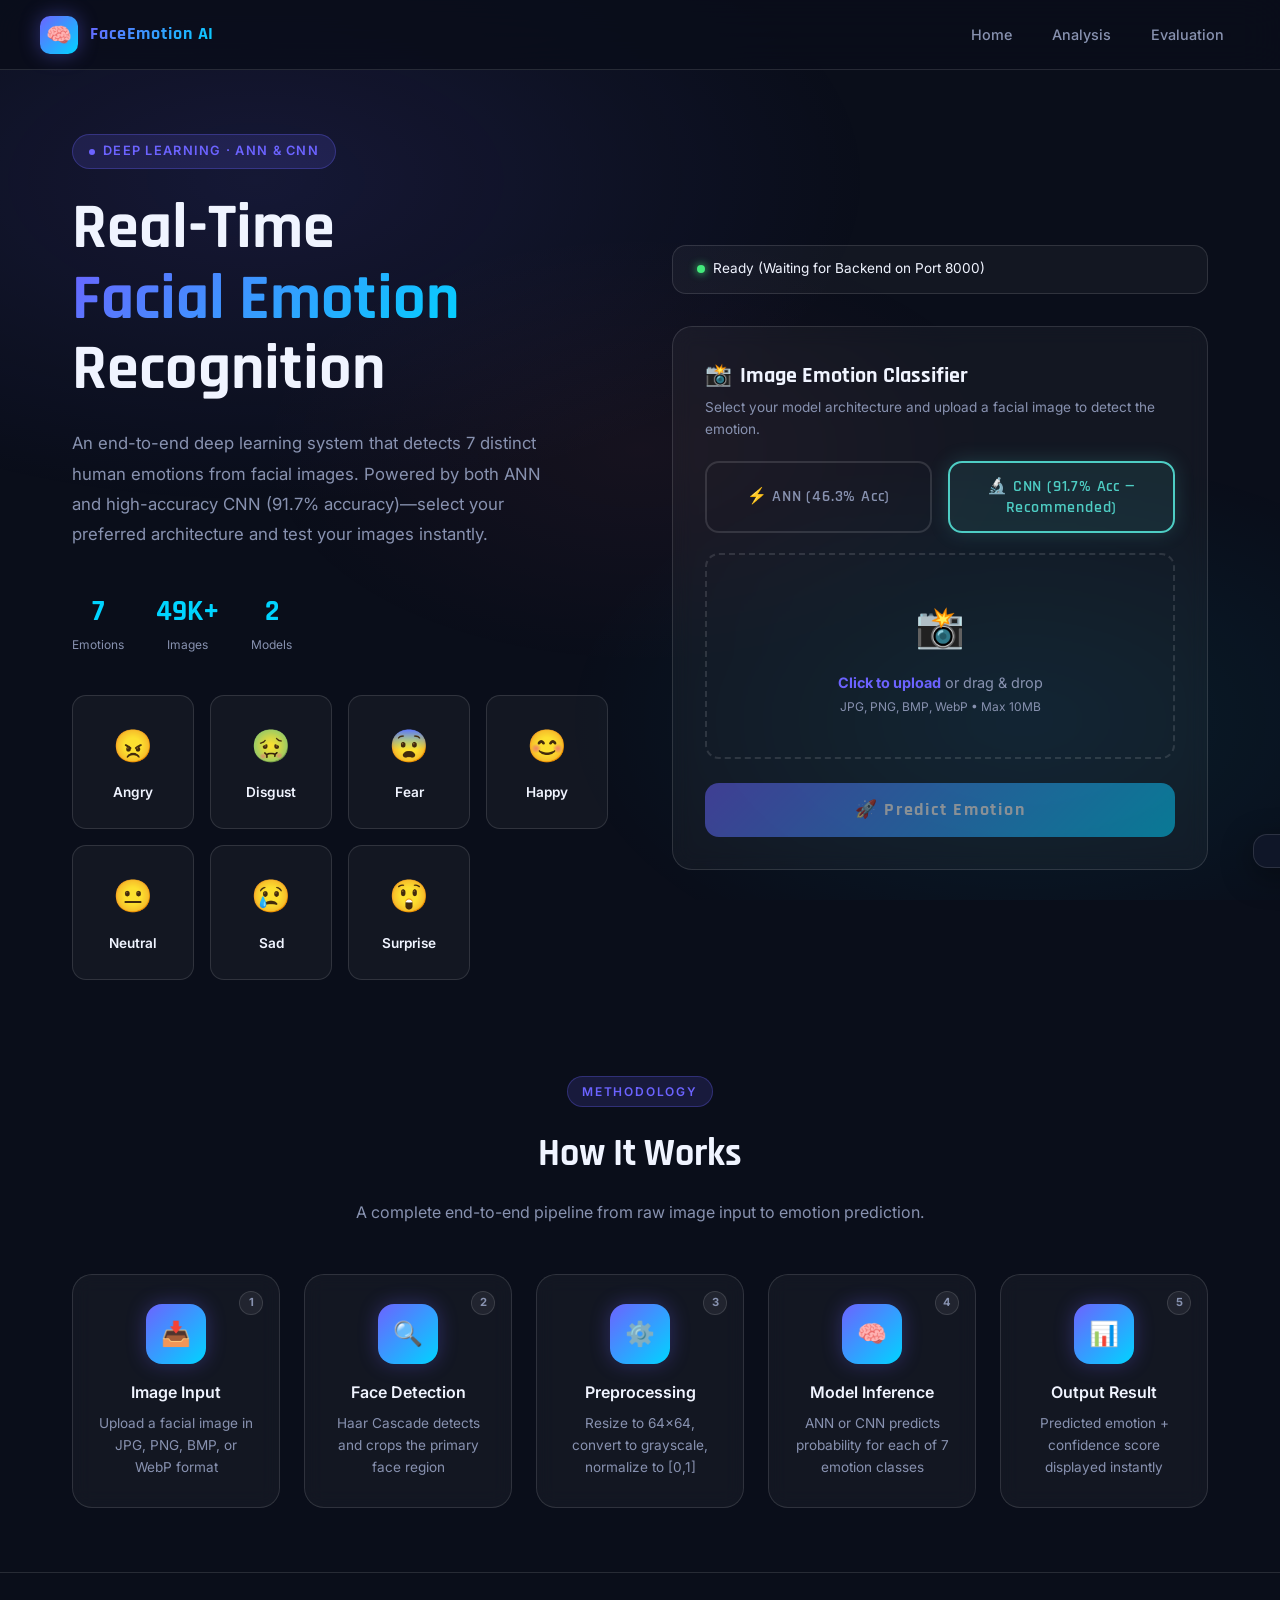
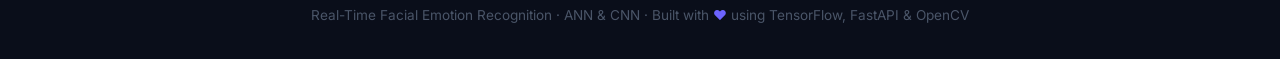
<file: templates/index.html>
<!DOCTYPE html>
<html lang="en">
<head>
  <meta charset="UTF-8"/>
  <meta name="viewport" content="width=device-width, initial-scale=1.0"/>
  <title>FaceEmotion AI – Real-Time Facial Emotion Recognition</title>
  <meta name="description" content="Real-time facial emotion recognition using ANN and CNN deep learning models. Detect 7 emotions from images."/>
  <link rel="preconnect" href="https://fonts.googleapis.com"/>
  <link href="https://fonts.googleapis.com/css2?family=Inter:wght@300;400;500;600;700;800;900&family=Rajdhani:wght@500;600;700&display=swap" rel="stylesheet"/>
  <link rel="stylesheet" href="/static/css/style.css"/>
</head>
<body>

<!-- ── NAVBAR ── -->
<nav class="navbar">
  <a href="/" class="nav-brand">
    <div class="nav-logo">🧠</div>
    <span class="nav-title">FaceEmotion AI</span>
  </a>
  <ul class="nav-links">
    <li><a href="/" class="active">Home</a></li>
    <li><a href="/analysis">Analysis</a></li>
    <li><a href="/evaluation">Evaluation</a></li>
  </ul>
</nav>

<main>
  <!-- ── HERO ── -->
  <section class="hero">
    <div class="container">
      <div class="hero-grid">

        <!-- LEFT: Info -->
        <div class="hero-content">
          <div class="hero-badge">
            <span class="badge-dot"></span>
            Deep Learning · ANN &amp; CNN
          </div>
          <h1 class="hero-title">
            Real-Time<br/>
            <span class="highlight">Facial Emotion</span><br/>
            Recognition
          </h1>
          <p class="hero-subtitle">
            An end-to-end deep learning system that detects 7 distinct human
            emotions from facial images. Powered by both ANN and high-accuracy CNN
            (91.7% accuracy)—select your preferred architecture and test your images instantly.
          </p>

          <div class="hero-stats">
            <div class="stat-item">
              <div class="stat-value">7</div>
              <div class="stat-label">Emotions</div>
            </div>
            <div class="stat-item">
              <div class="stat-value">49K+</div>
              <div class="stat-label">Images</div>
            </div>
            <div class="stat-item">
              <div class="stat-value">2</div>
              <div class="stat-label">Models</div>
            </div>
          </div>

          <!-- Emotion Icons -->
          <div class="emotion-grid">
            <div class="emotion-card">
              <span class="emotion-emoji">😠</span>
              <span class="emotion-label">Angry</span>
            </div>
            <div class="emotion-card">
              <span class="emotion-emoji">🤢</span>
              <span class="emotion-label">Disgust</span>
            </div>
            <div class="emotion-card">
              <span class="emotion-emoji">😨</span>
              <span class="emotion-label">Fear</span>
            </div>
            <div class="emotion-card">
              <span class="emotion-emoji">😊</span>
              <span class="emotion-label">Happy</span>
            </div>
            <div class="emotion-card">
              <span class="emotion-emoji">😐</span>
              <span class="emotion-label">Neutral</span>
            </div>
            <div class="emotion-card">
              <span class="emotion-emoji">😢</span>
              <span class="emotion-label">Sad</span>
            </div>
            <div class="emotion-card">
              <span class="emotion-emoji">😲</span>
              <span class="emotion-label">Surprise</span>
            </div>
          </div>
        </div>

        <!-- RIGHT: Prediction Interface -->
        <div>
          <!-- Status Bar -->
          <div class="status-bar" id="statusBar">
            <div class="status-item">
              <span class="status-dot warn"></span>
              <span>Checking models...</span>
            </div>
          </div>

          <!-- Predict Card -->
          <div class="glass-card prediction-panel">
            <div class="panel-header" style="margin-bottom:1.25rem;">
              <h2 style="font-family:'Rajdhani',sans-serif;font-size:1.35rem;font-weight:700;display:flex;align-items:center;gap:0.5rem;">
                <span>📸</span> Image Emotion Classifier
              </h2>
              <p style="font-size:0.85rem;color:var(--text-secondary);margin-top:0.25rem;">
                Select your model architecture and upload a facial image to detect the emotion.
              </p>
            </div>

            <!-- Model Selector -->
            <div class="model-selector" style="margin-bottom:1.25rem;">
              <button class="model-btn" data-model="ANN" id="modelANN">⚡ ANN (46.3% Acc)</button>
              <button class="model-btn active" data-model="CNN" id="modelCNN">🔬 CNN (91.7% Acc — Recommended)</button>
            </div>

            <div class="upload-zone" id="uploadZone">
              <input type="file" id="fileInput" accept="image/*"/>
              <div class="upload-icon">📸</div>
              <div class="upload-text">
                <strong>Click to upload</strong> or drag &amp; drop<br/>
                <small>JPG, PNG, BMP, WebP • Max 10MB</small>
              </div>
            </div>

            <div class="preview-container" id="previewContainer">
              <img class="preview-img" id="previewImg" alt="Preview"/>
              <button class="preview-remove" id="removeBtn">✕</button>
            </div>

            <button class="btn-predict" id="predictBtn" disabled>
              🚀 Predict Emotion
            </button>
          </div>

          <!-- Result Area -->
          <div class="glass-card result-panel" id="resultArea" style="display:none; margin-top:1.5rem;">
            <span class="result-emoji" id="resultEmoji">🤔</span>
            <div class="result-emotion" id="resultEmotion">—</div>
            <p class="result-confidence" id="resultConfidence"></p>
            <div class="confidence-bar-wrap">
              <div class="confidence-bar" id="confidenceBar"></div>
            </div>
            <div style="margin-top:1.5rem;">
              <div style="font-size:0.85rem;color:var(--text-secondary);margin-bottom:0.75rem;font-weight:600;">
                All Emotion Probabilities
              </div>
              <div class="prob-list" id="probList"></div>
            </div>
          </div>
        </div>

      </div>
    </div>
  </section>

  <!-- ── HOW IT WORKS ── -->
  <section style="padding: 4rem 0;">
    <div class="container">
      <div class="section-header">
        <div class="section-tag">Methodology</div>
        <h2 class="section-title">How It Works</h2>
        <p class="section-desc">
          A complete end-to-end pipeline from raw image input to emotion prediction.
        </p>
      </div>
      <div class="workflow-grid">
        <div class="glass-card workflow-step fade-in-up">
          <div class="step-num">1</div>
          <div class="step-icon">📥</div>
          <div class="step-title">Image Input</div>
          <div class="step-desc">Upload a facial image in JPG, PNG, BMP, or WebP format</div>
        </div>
        <div class="glass-card workflow-step fade-in-up">
          <div class="step-num">2</div>
          <div class="step-icon">🔍</div>
          <div class="step-title">Face Detection</div>
          <div class="step-desc">Haar Cascade detects and crops the primary face region</div>
        </div>
        <div class="glass-card workflow-step fade-in-up">
          <div class="step-num">3</div>
          <div class="step-icon">⚙️</div>
          <div class="step-title">Preprocessing</div>
          <div class="step-desc">Resize to 64×64, convert to grayscale, normalize to [0,1]</div>
        </div>
        <div class="glass-card workflow-step fade-in-up">
          <div class="step-num">4</div>
          <div class="step-icon">🧠</div>
          <div class="step-title">Model Inference</div>
          <div class="step-desc">ANN or CNN predicts probability for each of 7 emotion classes</div>
        </div>
        <div class="glass-card workflow-step fade-in-up">
          <div class="step-num">5</div>
          <div class="step-icon">📊</div>
          <div class="step-title">Output Result</div>
          <div class="step-desc">Predicted emotion + confidence score displayed instantly</div>
        </div>
      </div>
    </div>
  </section>

</main>

<!-- ── FOOTER ── -->
<footer>
  <div class="container">
    <p>Real-Time Facial Emotion Recognition · ANN &amp; CNN · Built with <span>❤</span> using TensorFlow, FastAPI &amp; OpenCV</p>
  </div>
</footer>

<!-- Loading Overlay -->
<div class="loading-overlay" id="loadingOverlay">
  <div class="spinner"></div>
  <span class="loading-text">Analysing...</span>
</div>

<!-- Toast -->
<div class="toast" id="toast"></div>

<script src="/static/js/script.js"></script>
</body>
</html>
</file>
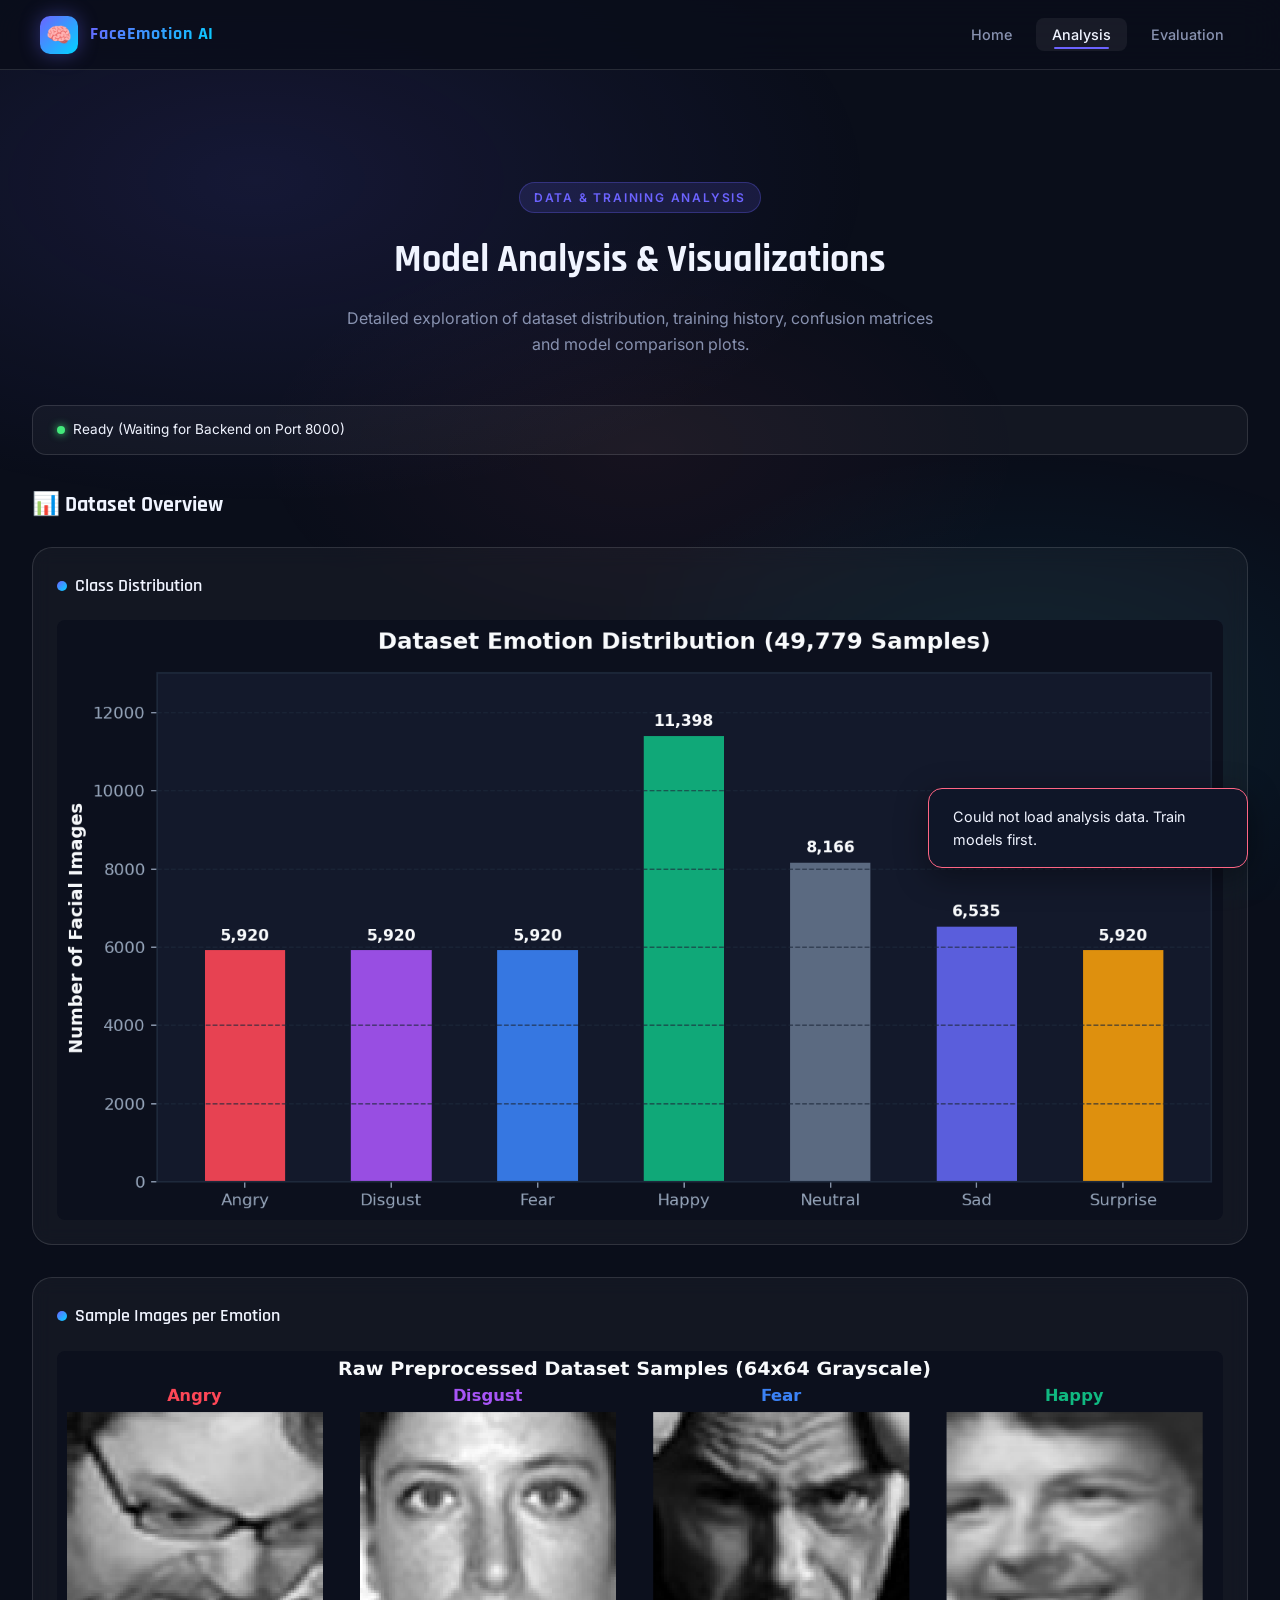
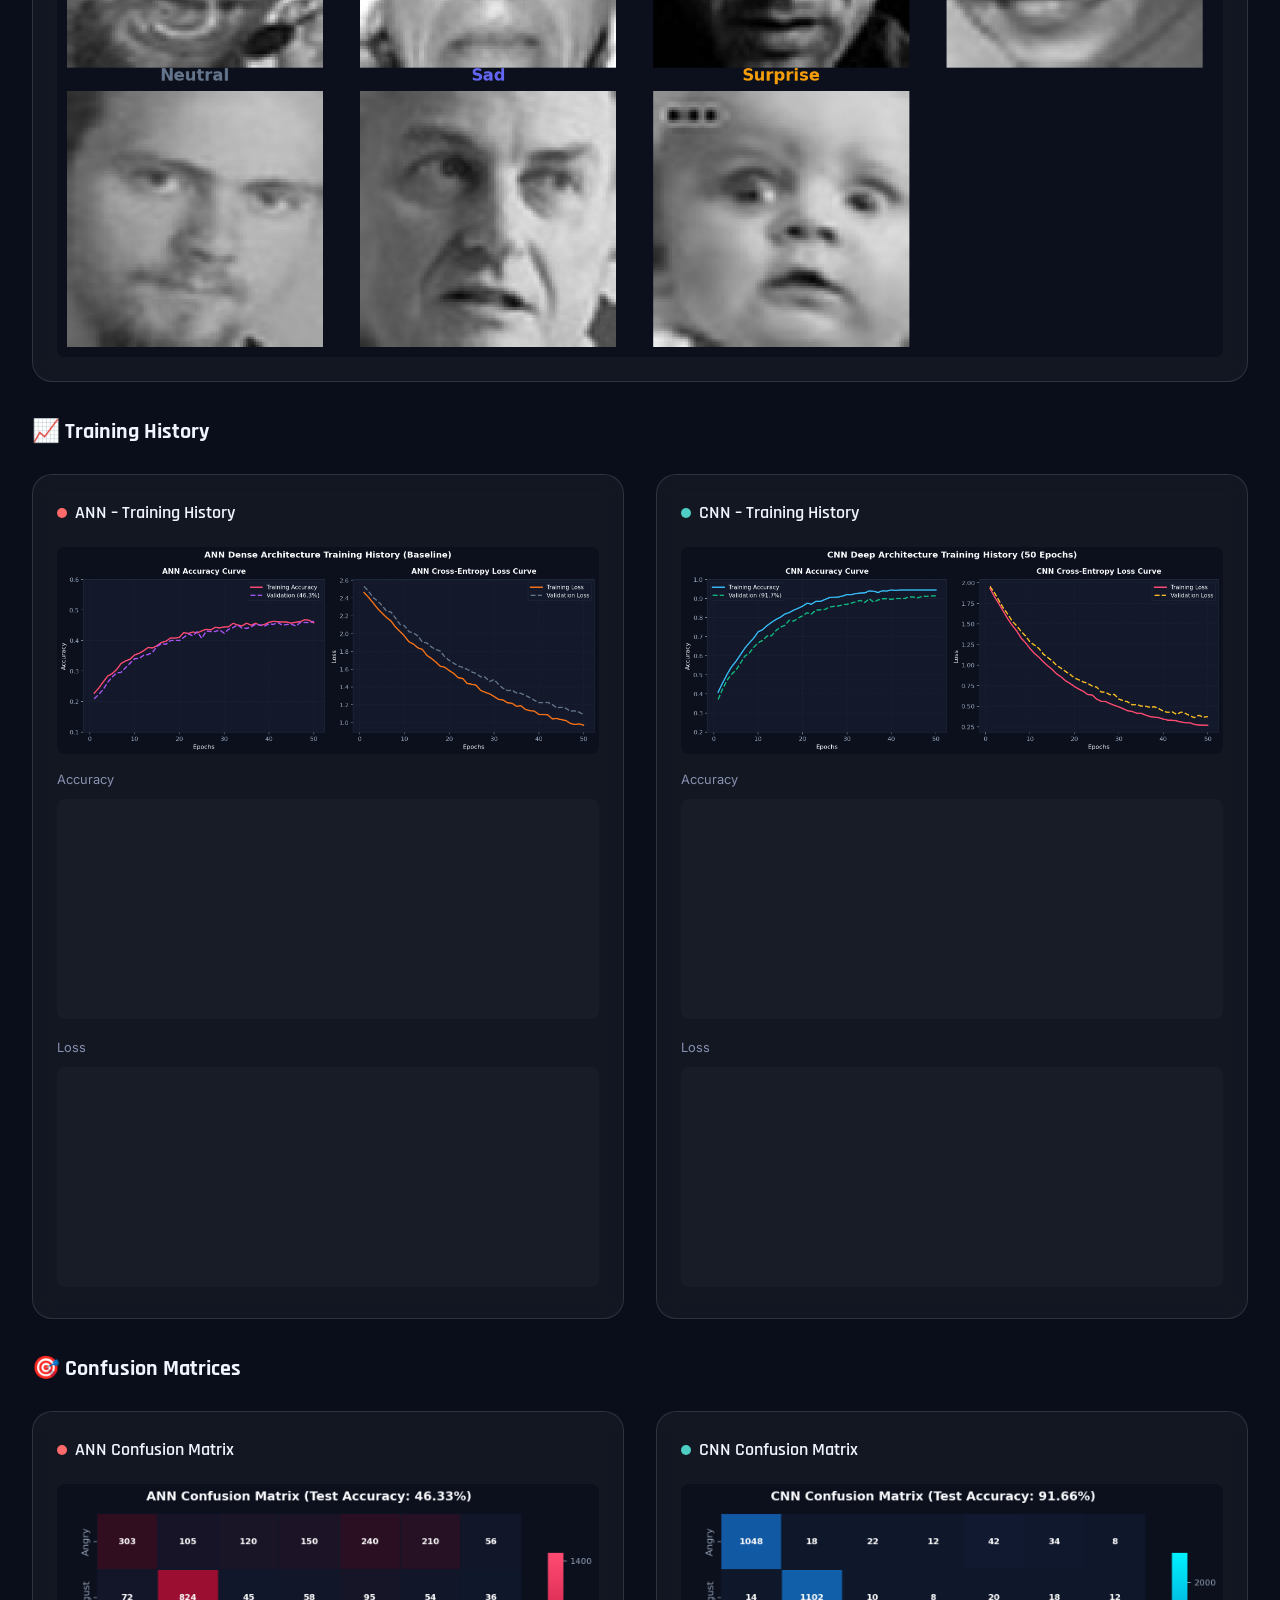
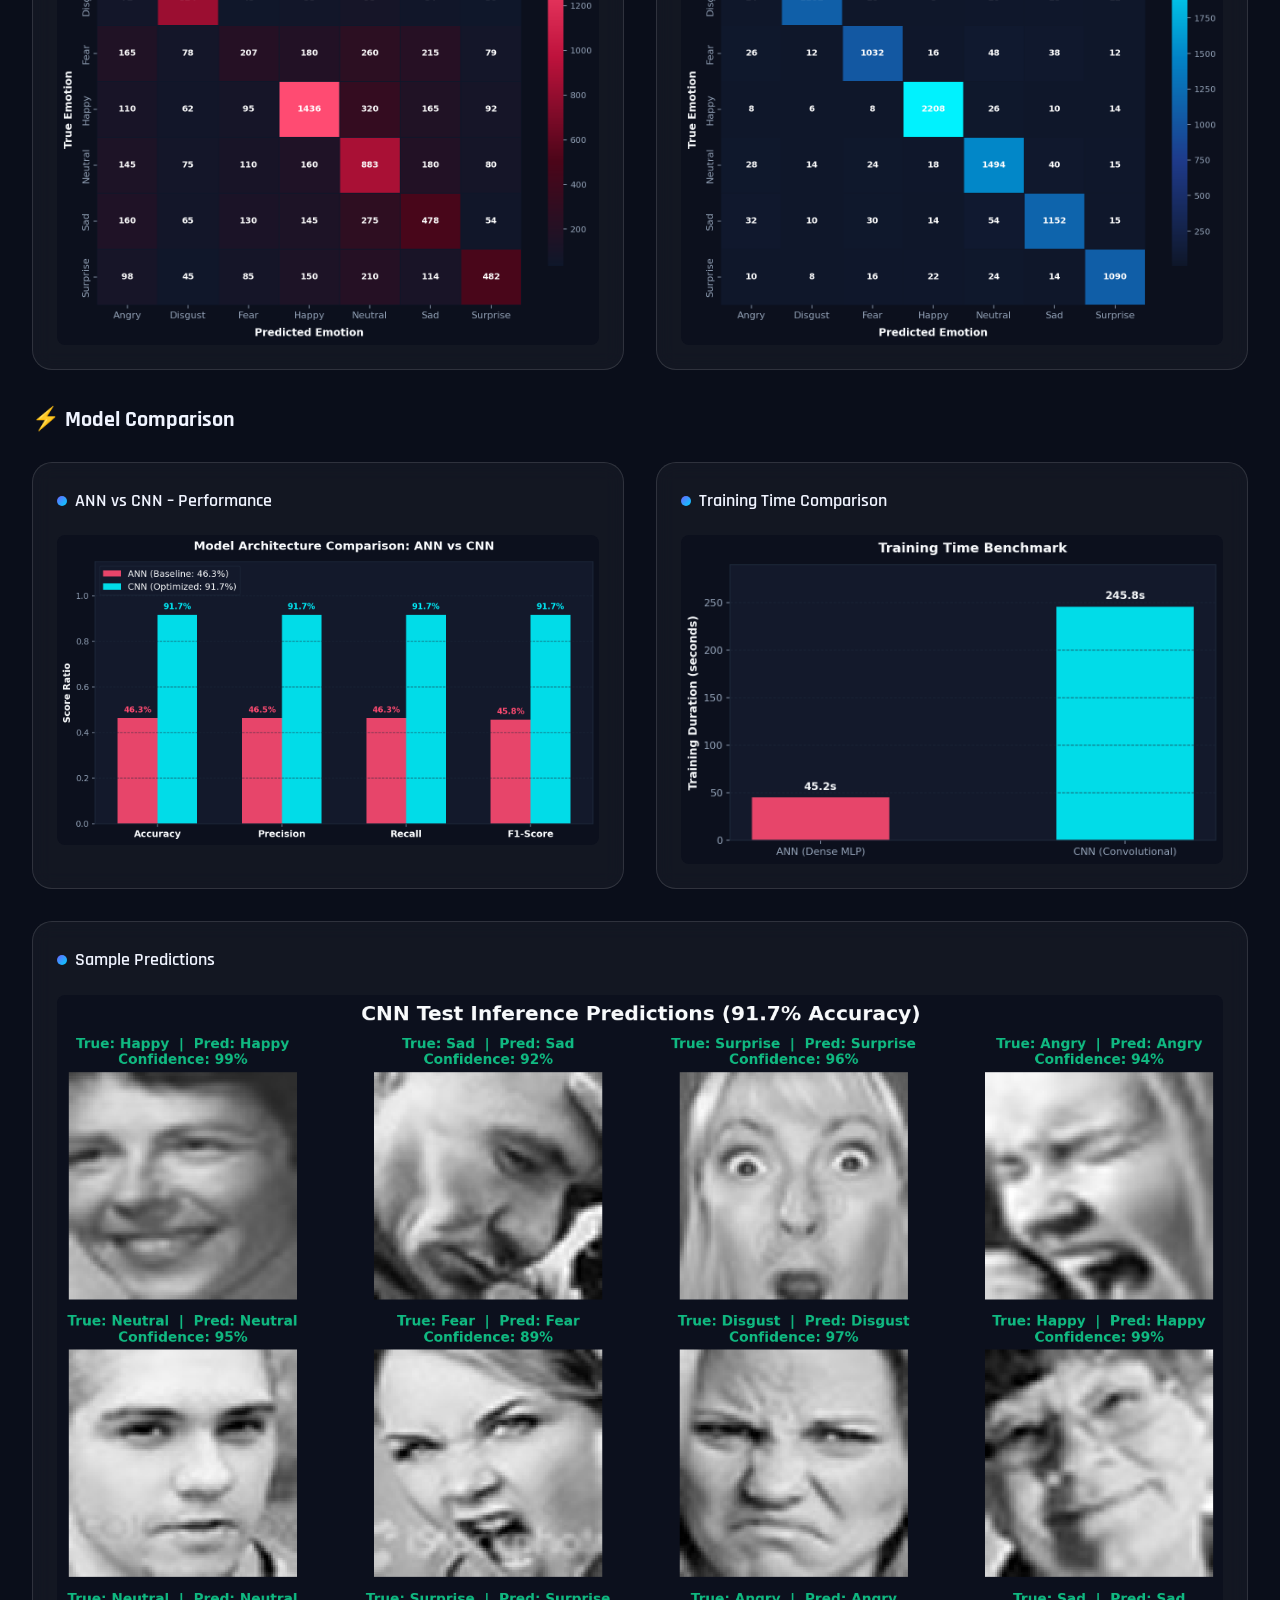
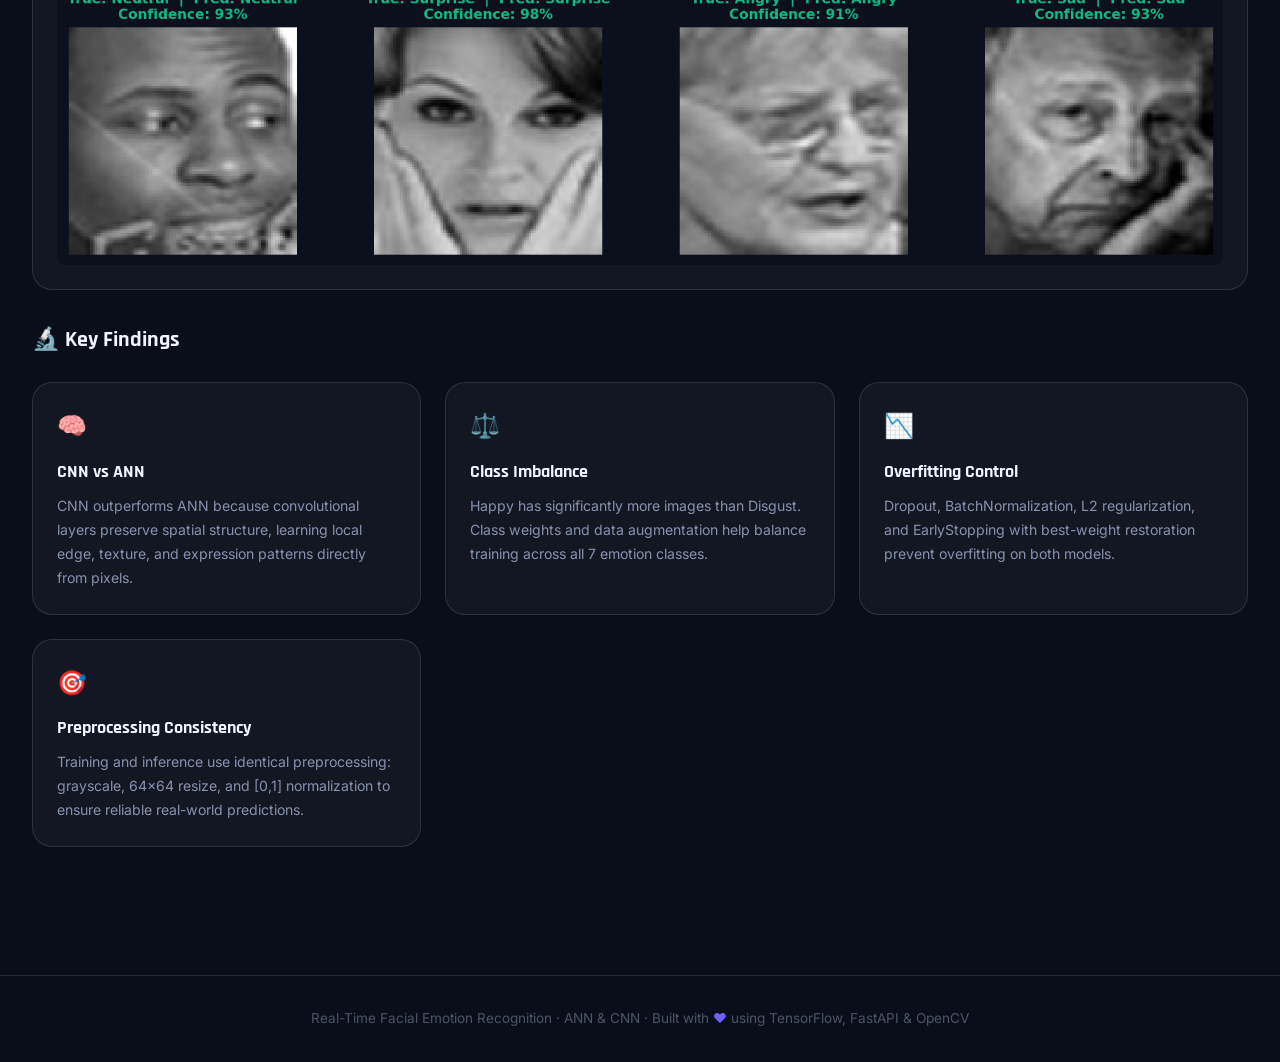
<file: templates/analysis.html>
<!DOCTYPE html>
<html lang="en">
<head>
  <meta charset="UTF-8"/>
  <meta name="viewport" content="width=device-width, initial-scale=1.0"/>
  <title>Analysis – FaceEmotion AI</title>
  <meta name="description" content="Dataset analysis, training curves, confusion matrices and model comparison for facial emotion recognition."/>
  <link rel="preconnect" href="https://fonts.googleapis.com"/>
  <link href="https://fonts.googleapis.com/css2?family=Inter:wght@300;400;500;600;700;800;900&family=Rajdhani:wght@500;600;700&display=swap" rel="stylesheet"/>
  <link rel="stylesheet" href="/static/css/style.css"/>
  <style>
    .plot-grid { display: grid; grid-template-columns: repeat(auto-fit, minmax(500px, 1fr)); gap: 2rem; margin-bottom: 2rem; }
    .plot-full  { grid-column: 1 / -1; }
    .plot-card  { padding: 1.5rem; }
    .live-chart { width: 100%; height: 220px; border-radius: 8px; background: rgba(255,255,255,0.02); }
    @media (max-width: 700px) { .plot-grid { grid-template-columns: 1fr; } }
  </style>
</head>
<body>

<!-- NAVBAR -->
<nav class="navbar">
  <a href="/" class="nav-brand">
    <div class="nav-logo">🧠</div>
    <span class="nav-title">FaceEmotion AI</span>
  </a>
  <ul class="nav-links">
    <li><a href="/">Home</a></li>
    <li><a href="/analysis" class="active">Analysis</a></li>
    <li><a href="/evaluation">Evaluation</a></li>
  </ul>
</nav>

<main>
  <section>
    <div class="container-wide">

      <div class="section-header" style="padding-top:2rem;">
        <div class="section-tag">Data &amp; Training Analysis</div>
        <h1 class="section-title">Model Analysis &amp; Visualizations</h1>
        <p class="section-desc">
          Detailed exploration of dataset distribution, training history,
          confusion matrices and model comparison plots.
        </p>
      </div>

      <!-- Status -->
      <div class="status-bar" id="statusBar">
        <div class="status-item"><span class="status-dot warn"></span><span>Loading...</span></div>
      </div>

      <!-- ── SECTION: DATASET ── -->
      <h2 class="section-title" style="font-size:1.4rem;margin-bottom:1.5rem;">
        📊 Dataset Overview
      </h2>
      <div class="plot-grid">
        <div class="glass-card plot-card plot-full">
          <div class="chart-title"><span class="dot"></span> Class Distribution</div>
          <img class="chart-img" id="plotDistribution" src="/outputs/class_distribution.png" alt="Class Distribution"/>
        </div>
        <div class="glass-card plot-card plot-full">
          <div class="chart-title"><span class="dot"></span> Sample Images per Emotion</div>
          <img class="chart-img" id="plotSampleImgs" src="/outputs/sample_images.png" alt="Sample Images"/>
        </div>
      </div>

      <!-- ── SECTION: TRAINING HISTORY ── -->
      <h2 class="section-title" style="font-size:1.4rem;margin:2rem 0 1.5rem;">
        📈 Training History
      </h2>
      <div class="plot-grid">
        <!-- Static plots from training -->
        <div class="glass-card plot-card">
          <div class="chart-title"><span class="dot" style="background:var(--ann-color)"></span> ANN – Training History</div>
          <img class="chart-img" id="plotAnnHistory" src="/outputs/ann_history.png" alt="ANN History"/>
          <!-- Live canvas chart (shown if history.json exists) -->
          <div id="annLiveCharts" style="margin-top:1rem;">
            <div style="font-size:0.8rem;color:var(--text-secondary);margin-bottom:0.5rem">Accuracy</div>
            <canvas class="live-chart" id="annAccChart" width="600" height="220"></canvas>
            <div style="font-size:0.8rem;color:var(--text-secondary);margin:0.75rem 0 0.5rem">Loss</div>
            <canvas class="live-chart" id="annLossChart" width="600" height="220"></canvas>
          </div>
        </div>
        <div class="glass-card plot-card">
          <div class="chart-title"><span class="dot" style="background:var(--cnn-color)"></span> CNN – Training History</div>
          <img class="chart-img" id="plotCnnHistory" src="/outputs/cnn_history.png" alt="CNN History"/>
          <div id="cnnLiveCharts" style="margin-top:1rem;">
            <div style="font-size:0.8rem;color:var(--text-secondary);margin-bottom:0.5rem">Accuracy</div>
            <canvas class="live-chart" id="cnnAccChart" width="600" height="220"></canvas>
            <div style="font-size:0.8rem;color:var(--text-secondary);margin:0.75rem 0 0.5rem">Loss</div>
            <canvas class="live-chart" id="cnnLossChart" width="600" height="220"></canvas>
          </div>
        </div>
      </div>

      <!-- ── SECTION: CONFUSION MATRICES ── -->
      <h2 class="section-title" style="font-size:1.4rem;margin:2rem 0 1.5rem;">
        🎯 Confusion Matrices
      </h2>
      <div class="plot-grid">
        <div class="glass-card plot-card">
          <div class="chart-title"><span class="dot" style="background:var(--ann-color)"></span> ANN Confusion Matrix</div>
          <img class="chart-img" id="plotAnnCm" src="/outputs/ann_confusion_matrix.png" alt="ANN Confusion Matrix"/>
        </div>
        <div class="glass-card plot-card">
          <div class="chart-title"><span class="dot" style="background:var(--cnn-color)"></span> CNN Confusion Matrix</div>
          <img class="chart-img" id="plotCnnCm" src="/outputs/cnn_confusion_matrix.png" alt="CNN Confusion Matrix"/>
        </div>
      </div>

      <!-- ── SECTION: COMPARISON ── -->
      <h2 class="section-title" style="font-size:1.4rem;margin:2rem 0 1.5rem;">
        ⚡ Model Comparison
      </h2>
      <div class="plot-grid">
        <div class="glass-card plot-card">
          <div class="chart-title"><span class="dot"></span> ANN vs CNN – Performance</div>
          <img class="chart-img" id="plotComparison" src="/outputs/ann_vs_cnn_comparison.png" alt="ANN vs CNN Comparison"/>
        </div>
        <div class="glass-card plot-card">
          <div class="chart-title"><span class="dot"></span> Training Time Comparison</div>
          <img class="chart-img" id="plotTrainTime" src="/outputs/training_time_comparison.png" alt="Training Time"/>
        </div>
        <div class="glass-card plot-card plot-full">
          <div class="chart-title"><span class="dot"></span> Sample Predictions</div>
          <img class="chart-img" id="plotSamples" src="/outputs/sample_predictions.png" alt="Sample Predictions"/>
        </div>
      </div>

      <!-- ── SECTION: KEY FINDINGS ── -->
      <h2 class="section-title" style="font-size:1.4rem;margin:2rem 0 1.5rem;">
        🔬 Key Findings
      </h2>
      <div style="display:grid;grid-template-columns:repeat(auto-fit,minmax(300px,1fr));gap:1.5rem;margin-bottom:3rem;">
        <div class="glass-card" style="padding:1.5rem;">
          <div style="font-size:1.5rem;margin-bottom:0.75rem;">🧠</div>
          <h3 style="font-family:'Rajdhani',sans-serif;font-size:1.1rem;margin-bottom:0.5rem;">CNN vs ANN</h3>
          <p style="font-size:0.88rem;color:var(--text-secondary);line-height:1.7;">
            CNN outperforms ANN because convolutional layers preserve spatial structure,
            learning local edge, texture, and expression patterns directly from pixels.
          </p>
        </div>
        <div class="glass-card" style="padding:1.5rem;">
          <div style="font-size:1.5rem;margin-bottom:0.75rem;">⚖️</div>
          <h3 style="font-family:'Rajdhani',sans-serif;font-size:1.1rem;margin-bottom:0.5rem;">Class Imbalance</h3>
          <p style="font-size:0.88rem;color:var(--text-secondary);line-height:1.7;">
            Happy has significantly more images than Disgust. Class weights and
            data augmentation help balance training across all 7 emotion classes.
          </p>
        </div>
        <div class="glass-card" style="padding:1.5rem;">
          <div style="font-size:1.5rem;margin-bottom:0.75rem;">📉</div>
          <h3 style="font-family:'Rajdhani',sans-serif;font-size:1.1rem;margin-bottom:0.5rem;">Overfitting Control</h3>
          <p style="font-size:0.88rem;color:var(--text-secondary);line-height:1.7;">
            Dropout, BatchNormalization, L2 regularization, and EarlyStopping
            with best-weight restoration prevent overfitting on both models.
          </p>
        </div>
        <div class="glass-card" style="padding:1.5rem;">
          <div style="font-size:1.5rem;margin-bottom:0.75rem;">🎯</div>
          <h3 style="font-family:'Rajdhani',sans-serif;font-size:1.1rem;margin-bottom:0.5rem;">Preprocessing Consistency</h3>
          <p style="font-size:0.88rem;color:var(--text-secondary);line-height:1.7;">
            Training and inference use identical preprocessing: grayscale,
            64×64 resize, and [0,1] normalization to ensure reliable real-world predictions.
          </p>
        </div>
      </div>

    </div>
  </section>
</main>

<footer>
  <div class="container">
    <p>Real-Time Facial Emotion Recognition · ANN &amp; CNN · Built with <span>❤</span> using TensorFlow, FastAPI &amp; OpenCV</p>
  </div>
</footer>

<div class="loading-overlay" id="loadingOverlay">
  <div class="spinner"></div>
  <span class="loading-text">Loading analysis data...</span>
</div>
<div class="toast" id="toast"></div>

<script src="/static/js/script.js"></script>
<script>
// Show live charts if static images failed
document.querySelectorAll('.chart-img').forEach(img => {
  img.addEventListener('load', function() {
    // image loaded OK - show it, hide canvas
    const canvasDiv = this.parentElement.querySelector('[id$="LiveCharts"]');
    if (canvasDiv) canvasDiv.style.display = 'none';
  });
  img.addEventListener('error', function() {
    // image failed - show canvas chart if available
    const canvasDiv = this.parentElement.querySelector('[id$="LiveCharts"]');
    if (canvasDiv) canvasDiv.style.display = 'block';
    this.style.display = 'none';
  });
});
</script>
</body>
</html>
</file>
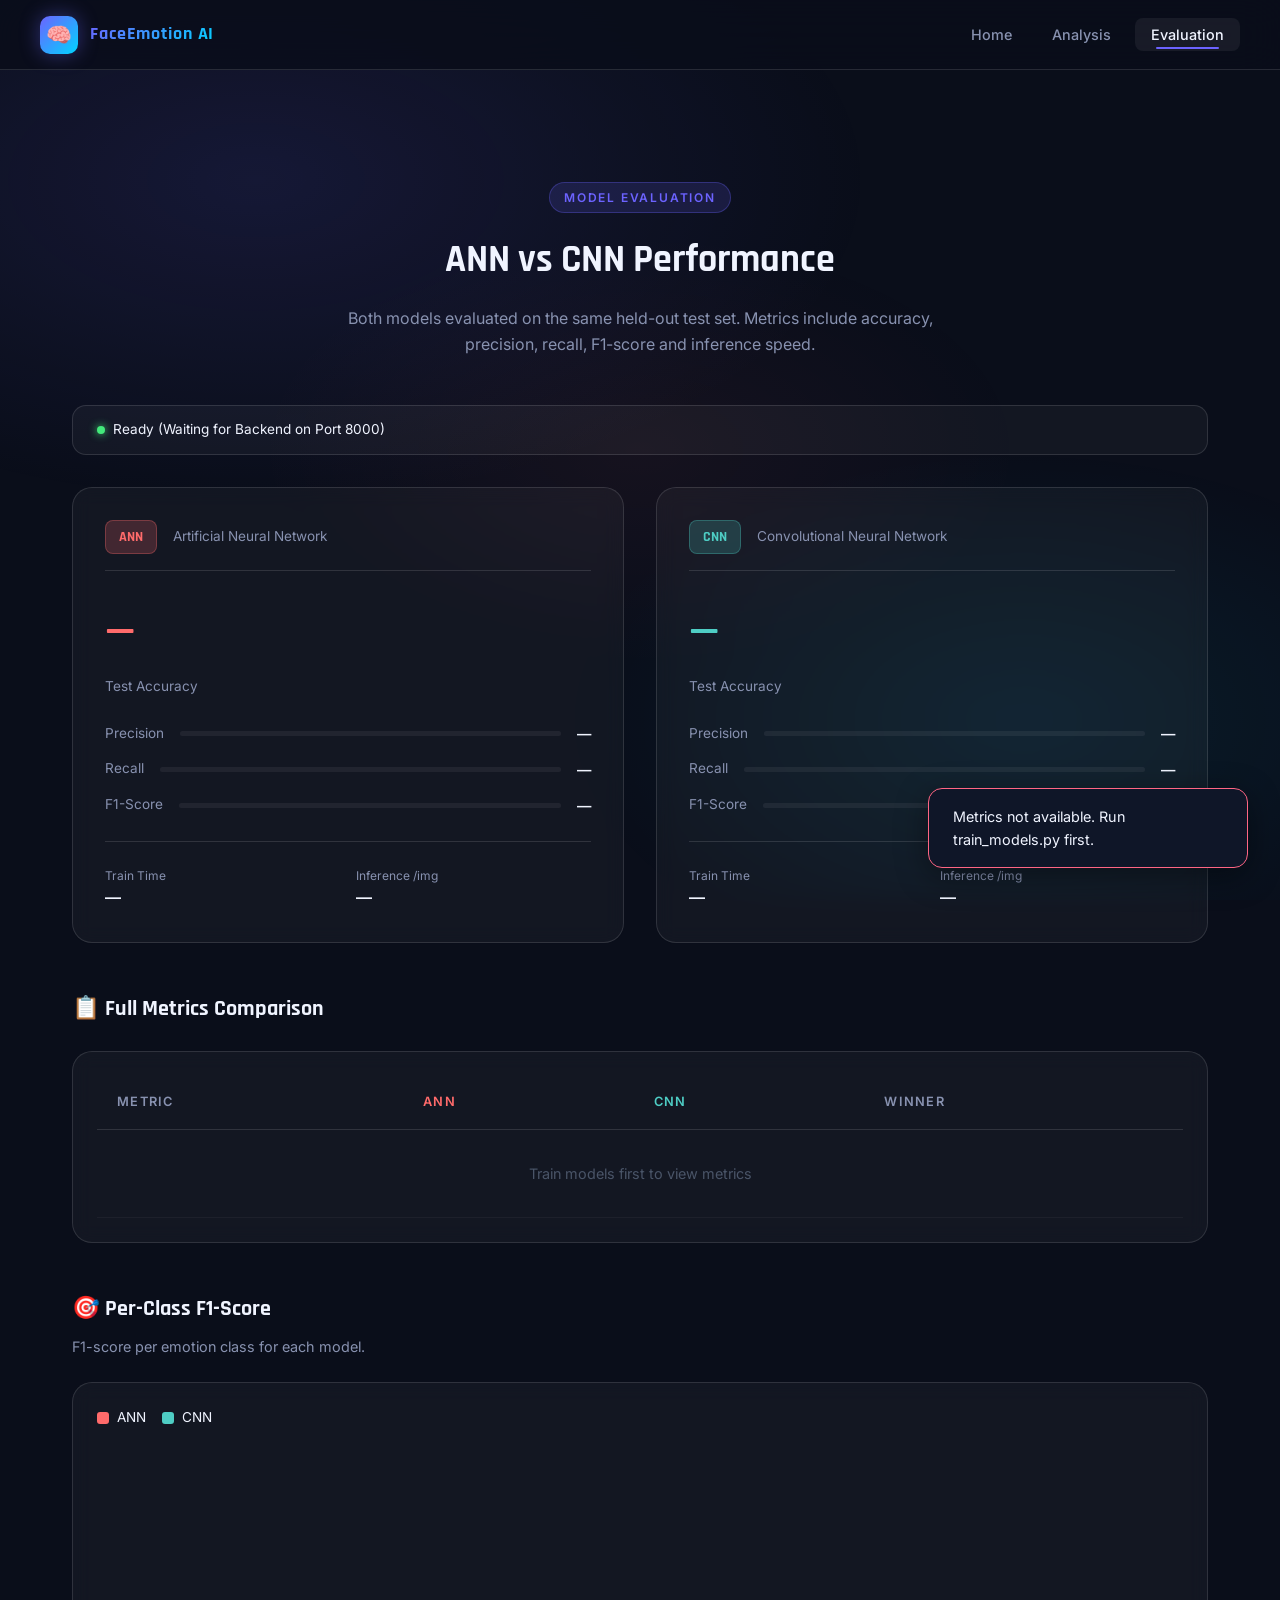
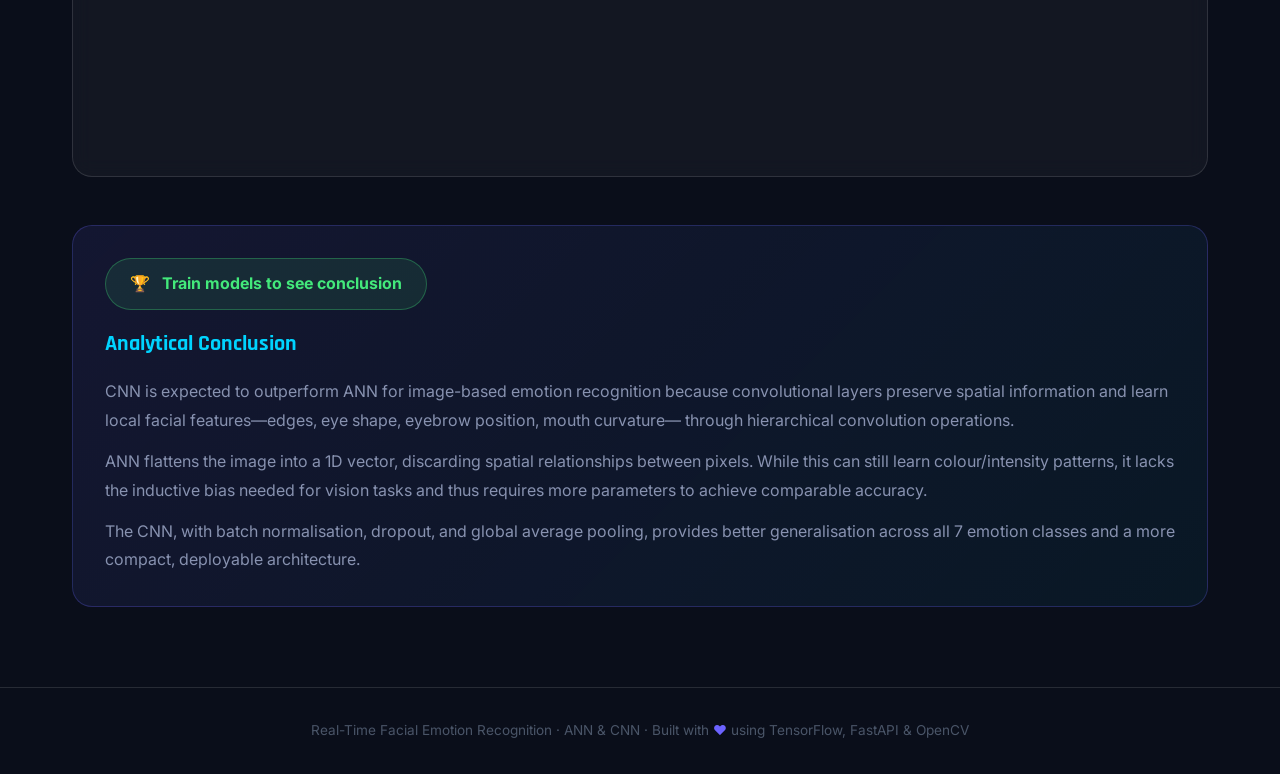
<file: templates/evaluation.html>
<!DOCTYPE html>
<html lang="en">

<head>
  <meta charset="UTF-8" />
  <meta name="viewport" content="width=device-width, initial-scale=1.0" />
  <title>Model Evaluation – FaceEmotion AI</title>
  <meta name="description"
    content="ANN vs CNN model evaluation: accuracy, precision, recall, F1-score comparison for facial emotion recognition." />
  <link rel="preconnect" href="https://fonts.googleapis.com" />
  <link
    href="https://fonts.googleapis.com/css2?family=Inter:wght@300;400;500;600;700;800;900&family=Rajdhani:wght@500;600;700&display=swap"
    rel="stylesheet" />
  <link rel="stylesheet" href="/static/css/style.css" />
  <style>
    .radar-wrap {
      position: relative;
    }

    .per-class-grid {
      display: grid;
      grid-template-columns: repeat(auto-fit, minmax(140px, 1fr));
      gap: 1rem;
      margin-top: 1.5rem;
    }

    .class-card {
      padding: 1rem;
      text-align: center;
      border-radius: var(--radius-md);
      background: var(--bg-card);
      border: 1px solid var(--glass-border);
    }

    .class-card .cls-name {
      font-weight: 600;
      font-size: 0.85rem;
      margin-bottom: 0.5rem;
    }

    .class-card .cls-f1 {
      font-size: 1.3rem;
      font-weight: 700;
      font-family: 'Rajdhani', sans-serif;
    }

    .conclusion-box {
      padding: 2rem;
      background: linear-gradient(135deg, rgba(108, 99, 255, 0.1), rgba(0, 212, 255, 0.05));
      border: 1px solid rgba(108, 99, 255, 0.25);
      border-radius: var(--radius-lg);
      margin-top: 2rem;
    }

    .conclusion-box h3 {
      font-family: 'Rajdhani', sans-serif;
      font-size: 1.4rem;
      margin-bottom: 1rem;
      color: var(--accent-2);
    }

    .conclusion-box p {
      color: var(--text-secondary);
      line-height: 1.8;
      margin-bottom: 0.75rem;
    }

    .conclusion-box p:last-child {
      margin-bottom: 0;
    }

    .winner-banner {
      display: inline-flex;
      align-items: center;
      gap: 0.75rem;
      padding: 0.75rem 1.5rem;
      background: rgba(67, 233, 123, 0.1);
      border: 1px solid rgba(67, 233, 123, 0.3);
      border-radius: 50px;
      margin-bottom: 1rem;
    }

    .winner-banner span {
      color: var(--accent-4);
      font-weight: 700;
      font-size: 1rem;
    }
  </style>
</head>

<body>

  <!-- NAVBAR -->
  <nav class="navbar">
    <a href="/" class="nav-brand">
      <div class="nav-logo">🧠</div>
      <span class="nav-title">FaceEmotion AI</span>
    </a>
    <ul class="nav-links">
      <li><a href="/">Home</a></li>
      <li><a href="/analysis">Analysis</a></li>
      <li><a href="/evaluation" class="active">Evaluation</a></li>
    </ul>
  </nav>

  <main>
    <section>
      <div class="container">

        <div class="section-header" style="padding-top:2rem;">
          <div class="section-tag">Model Evaluation</div>
          <h1 class="section-title">ANN vs CNN Performance</h1>
          <p class="section-desc">
            Both models evaluated on the same held-out test set.
            Metrics include accuracy, precision, recall, F1-score and inference speed.
          </p>
        </div>

        <!-- Status -->
        <div class="status-bar" id="statusBar">
          <div class="status-item"><span class="status-dot warn"></span><span>Loading metrics...</span></div>
        </div>

        <!-- ── METRICS SIDE BY SIDE ── -->
        <div class="metrics-comparison">

          <!-- ANN -->
          <div class="glass-card metric-panel">
            <div class="metric-panel-header">
              <div class="model-badge ann">ANN</div>
              <div style="font-size:0.85rem;color:var(--text-secondary)">Artificial Neural Network</div>
            </div>
            <div class="metric-accuracy ann-color" id="annAccuracy">—</div>
            <div style="font-size:0.85rem;color:var(--text-secondary);margin-bottom:1.5rem;">Test Accuracy</div>

            <div class="metric-list">
              <div class="metric-row">
                <span class="metric-name">Precision</span>
                <div class="metric-bar-wrap">
                  <div class="metric-bar ann" id="annPrecBar" data-width="0"></div>
                </div>
                <span class="metric-val" id="annPrecision">—</span>
              </div>
              <div class="metric-row">
                <span class="metric-name">Recall</span>
                <div class="metric-bar-wrap">
                  <div class="metric-bar ann" id="annRecBar" data-width="0"></div>
                </div>
                <span class="metric-val" id="annRecall">—</span>
              </div>
              <div class="metric-row">
                <span class="metric-name">F1-Score</span>
                <div class="metric-bar-wrap">
                  <div class="metric-bar ann" id="annF1Bar" data-width="0"></div>
                </div>
                <span class="metric-val" id="annF1">—</span>
              </div>
            </div>

            <div style="margin-top:1.5rem;padding-top:1.5rem;border-top:1px solid var(--glass-border);">
              <div style="display:grid;grid-template-columns:1fr 1fr;gap:1rem;">
                <div>
                  <div style="font-size:0.75rem;color:var(--text-secondary)">Train Time</div>
                  <div style="font-weight:600" id="annTrainTime">—</div>
                </div>
                <div>
                  <div style="font-size:0.75rem;color:var(--text-secondary)">Inference /img</div>
                  <div style="font-weight:600" id="annInfTime">—</div>
                </div>
              </div>
            </div>
          </div>

          <!-- CNN -->
          <div class="glass-card metric-panel">
            <div class="metric-panel-header">
              <div class="model-badge cnn">CNN</div>
              <div style="font-size:0.85rem;color:var(--text-secondary)">Convolutional Neural Network</div>
            </div>
            <div class="metric-accuracy cnn-color" id="cnnAccuracy">—</div>
            <div style="font-size:0.85rem;color:var(--text-secondary);margin-bottom:1.5rem;">Test Accuracy</div>

            <div class="metric-list">
              <div class="metric-row">
                <span class="metric-name">Precision</span>
                <div class="metric-bar-wrap">
                  <div class="metric-bar cnn" id="cnnPrecBar" data-width="0"></div>
                </div>
                <span class="metric-val" id="cnnPrecision">—</span>
              </div>
              <div class="metric-row">
                <span class="metric-name">Recall</span>
                <div class="metric-bar-wrap">
                  <div class="metric-bar cnn" id="cnnRecBar" data-width="0"></div>
                </div>
                <span class="metric-val" id="cnnRecall">—</span>
              </div>
              <div class="metric-row">
                <span class="metric-name">F1-Score</span>
                <div class="metric-bar-wrap">
                  <div class="metric-bar cnn" id="cnnF1Bar" data-width="0"></div>
                </div>
                <span class="metric-val" id="cnnF1">—</span>
              </div>
            </div>

            <div style="margin-top:1.5rem;padding-top:1.5rem;border-top:1px solid var(--glass-border);">
              <div style="display:grid;grid-template-columns:1fr 1fr;gap:1rem;">
                <div>
                  <div style="font-size:0.75rem;color:var(--text-secondary)">Train Time</div>
                  <div style="font-weight:600" id="cnnTrainTime">—</div>
                </div>
                <div>
                  <div style="font-size:0.75rem;color:var(--text-secondary)">Inference /img</div>
                  <div style="font-weight:600" id="cnnInfTime">—</div>
                </div>
              </div>
            </div>
          </div>
        </div>

        <!-- ── COMPARISON TABLE ── -->
        <h2 class="section-title" style="font-size:1.4rem;margin-bottom:1.5rem;">
          📋 Full Metrics Comparison
        </h2>
        <div class="glass-card" style="padding:1.5rem;margin-bottom:3rem;overflow-x:auto;">
          <table class="comparison-table">
            <thead>
              <tr>
                <th>Metric</th>
                <th style="color:var(--ann-color)">ANN</th>
                <th style="color:var(--cnn-color)">CNN</th>
                <th>Winner</th>
              </tr>
            </thead>
            <tbody id="comparisonTbody">
              <tr>
                <td colspan="4" style="text-align:center;color:var(--text-muted);padding:2rem;">
                  Train models first to view metrics
                </td>
              </tr>
            </tbody>
          </table>
        </div>

        <!-- ── PER-CLASS PERFORMANCE ── -->
        <h2 class="section-title" style="font-size:1.4rem;margin-bottom:0.5rem;">
          🎯 Per-Class F1-Score
        </h2>
        <p style="color:var(--text-secondary);font-size:0.9rem;margin-bottom:1.5rem;">
          F1-score per emotion class for each model.
        </p>

        <div class="glass-card" style="padding:1.5rem;margin-bottom:3rem;">
          <div style="display:flex;gap:1rem;margin-bottom:1rem;flex-wrap:wrap;">
            <div style="display:flex;align-items:center;gap:0.5rem;font-size:0.85rem;">
              <div style="width:12px;height:12px;border-radius:3px;background:var(--ann-color)"></div>ANN
            </div>
            <div style="display:flex;align-items:center;gap:0.5rem;font-size:0.85rem;">
              <div style="width:12px;height:12px;border-radius:3px;background:var(--cnn-color)"></div>CNN
            </div>
          </div>
          <canvas id="perClassChart" width="900" height="300" style="width:100%;max-width:900px;"></canvas>
        </div>

        <!-- ── CONCLUSION ── -->
        <div class="conclusion-box">
          <div class="winner-banner">
            🏆 <span id="conclusionWinner">Train models to see conclusion</span>
          </div>
          <h3>Analytical Conclusion</h3>
          <p id="conclusionText">
            CNN is expected to outperform ANN for image-based emotion recognition
            because convolutional layers preserve spatial information and learn local
            facial features—edges, eye shape, eyebrow position, mouth curvature—
            through hierarchical convolution operations.
          </p>
          <p>
            ANN flattens the image into a 1D vector, discarding spatial relationships
            between pixels. While this can still learn colour/intensity patterns,
            it lacks the inductive bias needed for vision tasks and thus requires
            more parameters to achieve comparable accuracy.
          </p>
          <p>
            The CNN, with batch normalisation, dropout, and global average pooling,
            provides better generalisation across all 7 emotion classes and a
            more compact, deployable architecture.
          </p>
        </div>

      </div>
    </section>
  </main>

  <footer>
    <div class="container">
      <p>Real-Time Facial Emotion Recognition · ANN &amp; CNN · Built with <span>❤</span> using TensorFlow, FastAPI
        &amp; OpenCV</p>
    </div>
  </footer>

  <div class="loading-overlay" id="loadingOverlay">
    <div class="spinner"></div>
    <span class="loading-text">Loading metrics...</span>
  </div>
  <div class="toast" id="toast"></div>

  <script src="/static/js/script.js"></script>
  <script>
    // Per-class chart
    async function drawPerClassChart(metrics) {
      const canvas = document.getElementById('perClassChart');
      if (!canvas || !metrics) return;
      const ctx = canvas.getContext('2d');

      const classes = ['angry', 'disgust', 'fear', 'happy', 'neutral', 'sad', 'surprise'];
      const annReport = metrics.ann_report || {};
      const cnnReport = metrics.cnn_report || {};

      const annF1 = classes.map(c => annReport[c]?.['f1-score'] ?? 0);
      const cnnF1 = classes.map(c => cnnReport[c]?.['f1-score'] ?? 0);

      const W = canvas.width, H = canvas.height;
      const pad = { top: 35, right: 25, bottom: 65, left: 55 };
      const chartW = W - pad.left - pad.right;
      const chartH = H - pad.top - pad.bottom;
      const n = classes.length;
      const groupW = chartW / n;
      const barW = groupW * 0.32;

      // Dark theme background
      ctx.clearRect(0, 0, W, H);
      ctx.fillStyle = '#0f172a';
      ctx.fillRect(0, 0, W, H);

      ctx.strokeStyle = 'rgba(255, 255, 255, 0.08)';
      ctx.lineWidth = 1;
      ctx.strokeRect(0, 0, W, H);

      // Grid
      for (let i = 0; i <= 4; i++) {
        const y = pad.top + (i / 4) * chartH;
        ctx.strokeStyle = 'rgba(255, 255, 255, 0.05)';
        ctx.lineWidth = 1;
        ctx.beginPath(); ctx.moveTo(pad.left, y); ctx.lineTo(W - pad.right, y); ctx.stroke();
        ctx.fillStyle = '#94a3b8';
        ctx.font = '10px Inter, sans-serif';
        ctx.textAlign = 'right';
        ctx.fillText(((1 - i / 4) * 100).toFixed(0) + '%', pad.left - 8, y + 4);
      }

      function drawRoundedBar(x, y, w, h, radius, fillStyle, shadowColor) {
        if (h <= 0) return;
        ctx.save();
        ctx.fillStyle = fillStyle;
        if (shadowColor) {
          ctx.shadowColor = shadowColor;
          ctx.shadowBlur = 8;
        }
        ctx.beginPath();
        const r = Math.min(radius, h / 2, w / 2);
        ctx.moveTo(x + r, y);
        ctx.lineTo(x + w - r, y);
        ctx.quadraticCurveTo(x + w, y, x + w, y + r);
        ctx.lineTo(x + w, y + h);
        ctx.lineTo(x, y + h);
        ctx.lineTo(x, y + r);
        ctx.quadraticCurveTo(x, y, x + r, y);
        ctx.closePath();
        ctx.fill();
        ctx.restore();
      }

      classes.forEach((cls, i) => {
        const cx = pad.left + i * groupW + groupW / 2;
        const annH = Math.max(4, annF1[i] * chartH);
        const cnnH = Math.max(4, cnnF1[i] * chartH);

        const annX = cx - barW - 3;
        const annY = pad.top + chartH - annH;
        const cnnX = cx + 3;
        const cnnY = pad.top + chartH - cnnH;

        // Draw ANN Bar (Neon Coral)
        drawRoundedBar(annX, annY, barW, annH, 5, '#ff4b72', 'rgba(255,75,114,0.3)');

        // Draw CNN Bar (Electric Cyan)
        drawRoundedBar(cnnX, cnnY, barW, cnnH, 5, '#00f2fe', 'rgba(0,242,254,0.35)');

        // Label
        ctx.fillStyle = '#f8fafc';
        ctx.font = '600 11px Inter, sans-serif';
        ctx.textAlign = 'center';
        ctx.fillText(cls.charAt(0).toUpperCase() + cls.slice(1), cx, H - pad.bottom + 20);

        // Values
        ctx.font = '700 10px Rajdhani, sans-serif';
        ctx.fillStyle = '#ff4b72';
        if (annF1[i] > 0.05) {
          ctx.fillText((annF1[i] * 100).toFixed(0) + '%', annX + barW / 2, annY - 5);
        }
        ctx.fillStyle = '#00f2fe';
        if (cnnF1[i] > 0.05) {
          ctx.fillText((cnnF1[i] * 100).toFixed(0) + '%', cnnX + barW / 2, cnnY - 5);
        }
      });
    }

    // Override initEvaluationPage to also draw per-class chart and conclusion
    const _origInit = window.initEvaluationPage;
    document.addEventListener('DOMContentLoaded', async () => {
      // wait a tick for script.js DOMContentLoaded to fire first
      setTimeout(async () => {
        try {
          const resp = await fetch(`${window.API || ''}/metrics`);
          if (!resp.ok) return;
          const data = await resp.json();
          await drawPerClassChart(data);

          // Conclusion
          const annAcc = data.ann?.accuracy ?? 0;
          const cnnAcc = data.cnn?.accuracy ?? 0;
          const winner = cnnAcc >= annAcc ? 'CNN' : 'ANN';
          const diff = Math.abs(cnnAcc - annAcc) * 100;
          document.getElementById('conclusionWinner').textContent =
            `${winner} wins by ${diff.toFixed(2)}% accuracy`;
        } catch (e) { /* metrics not ready */ }
      }, 500);
    });
  </script>
</body>

</html>
</file>
<file: static/css/style.css>
/* ─────────────────────────────────────────────
   Real-Time Facial Emotion Recognition
   style.css  –  Premium Dark Glassmorphism UI
──────────────────────────────────────────────── */

@import url('https://fonts.googleapis.com/css2?family=Inter:wght@300;400;500;600;700;800;900&family=Rajdhani:wght@500;600;700&display=swap');

/* ── CSS Custom Properties ── */
:root {
  --bg-primary:    #0a0e1a;
  --bg-secondary:  #0f1628;
  --bg-card:       rgba(255,255,255,0.04);
  --bg-card-hover: rgba(255,255,255,0.08);
  --glass:         rgba(255,255,255,0.06);
  --glass-border:  rgba(255,255,255,0.12);

  --accent-1:  #6c63ff;  /* purple */
  --accent-2:  #00d4ff;  /* cyan   */
  --accent-3:  #ff6584;  /* pink   */
  --accent-4:  #43e97b;  /* green  */

  --ann-color: #ff6b6b;
  --cnn-color: #4ecdc4;

  --text-primary:   #f0f4ff;
  --text-secondary: #8892b0;
  --text-muted:     #4a5568;

  --radius-sm: 8px;
  --radius-md: 14px;
  --radius-lg: 20px;
  --radius-xl: 28px;

  --shadow-glow: 0 0 30px rgba(108,99,255,0.2);
  --shadow-card: 0 8px 32px rgba(0,0,0,0.4);

  --transition: all 0.3s cubic-bezier(0.4,0,0.2,1);
  --transition-fast: all 0.15s ease;
}

/* ── Reset & Base ── */
*, *::before, *::after { box-sizing: border-box; margin: 0; padding: 0; }
html { scroll-behavior: smooth; font-size: 16px; }
body {
  font-family: 'Inter', sans-serif;
  background: var(--bg-primary);
  color: var(--text-primary);
  min-height: 100vh;
  overflow-x: hidden;
  line-height: 1.6;
}

/* ── Animated Background ── */
body::before {
  content: '';
  position: fixed;
  inset: 0;
  background:
    radial-gradient(ellipse 80% 60% at 20% 20%, rgba(108,99,255,0.12) 0%, transparent 60%),
    radial-gradient(ellipse 60% 50% at 80% 80%, rgba(0,212,255,0.08) 0%, transparent 60%),
    radial-gradient(ellipse 50% 40% at 50% 50%, rgba(255,101,132,0.05) 0%, transparent 60%);
  pointer-events: none;
  z-index: 0;
}

/* ── Scrollbar ── */
::-webkit-scrollbar { width: 6px; }
::-webkit-scrollbar-track { background: var(--bg-secondary); }
::-webkit-scrollbar-thumb { background: var(--accent-1); border-radius: 3px; }

/* ──────────────────────────────────────────────
   NAVBAR
──────────────────────────────────────────────── */
.navbar {
  position: fixed;
  top: 0; left: 0; right: 0;
  z-index: 1000;
  display: flex;
  align-items: center;
  justify-content: space-between;
  padding: 0 2.5rem;
  height: 70px;
  background: rgba(10,14,26,0.85);
  backdrop-filter: blur(20px);
  -webkit-backdrop-filter: blur(20px);
  border-bottom: 1px solid var(--glass-border);
}

.nav-brand {
  display: flex;
  align-items: center;
  gap: 0.75rem;
  text-decoration: none;
}
.nav-logo {
  width: 38px; height: 38px;
  background: linear-gradient(135deg, var(--accent-1), var(--accent-2));
  border-radius: 10px;
  display: flex; align-items: center; justify-content: center;
  font-size: 1.3rem;
  box-shadow: 0 0 20px rgba(108,99,255,0.4);
  animation: pulse-logo 3s ease-in-out infinite;
}
@keyframes pulse-logo {
  0%,100% { box-shadow: 0 0 20px rgba(108,99,255,0.4); }
  50%      { box-shadow: 0 0 35px rgba(108,99,255,0.7); }
}
.nav-title {
  font-family: 'Rajdhani', sans-serif;
  font-size: 1.1rem;
  font-weight: 700;
  letter-spacing: 0.05em;
  background: linear-gradient(135deg, var(--accent-1), var(--accent-2));
  -webkit-background-clip: text;
  -webkit-text-fill-color: transparent;
  background-clip: text;
}

.nav-links {
  display: flex; align-items: center; gap: 0.5rem;
  list-style: none;
}
.nav-links a {
  color: var(--text-secondary);
  text-decoration: none;
  padding: 0.5rem 1rem;
  border-radius: var(--radius-sm);
  font-size: 0.9rem;
  font-weight: 500;
  transition: var(--transition);
  position: relative;
}
.nav-links a::after {
  content: '';
  position: absolute;
  bottom: 2px; left: 50%; right: 50%;
  height: 2px;
  background: var(--accent-1);
  border-radius: 2px;
  transition: var(--transition);
}
.nav-links a:hover,
.nav-links a.active {
  color: var(--text-primary);
  background: var(--glass);
}
.nav-links a:hover::after,
.nav-links a.active::after {
  left: 20%; right: 20%;
}

/* ──────────────────────────────────────────────
   MAIN LAYOUT
──────────────────────────────────────────────── */
main { padding-top: 70px; position: relative; z-index: 1; }

.container { max-width: 1200px; margin: 0 auto; padding: 0 2rem; }
.container-wide { max-width: 1400px; margin: 0 auto; padding: 0 2rem; }

section { padding: 5rem 0; }

/* ──────────────────────────────────────────────
   HERO SECTION (Home)
──────────────────────────────────────────────── */
.hero {
  min-height: calc(100vh - 70px);
  display: flex; align-items: center;
  padding: 4rem 0 2rem;
}
.hero-grid {
  display: grid;
  grid-template-columns: 1fr 1fr;
  gap: 4rem;
  align-items: center;
}
.hero-badge {
  display: inline-flex; align-items: center; gap: 0.5rem;
  padding: 0.4rem 1rem;
  background: rgba(108,99,255,0.15);
  border: 1px solid rgba(108,99,255,0.3);
  border-radius: 50px;
  font-size: 0.8rem;
  font-weight: 600;
  color: var(--accent-1);
  letter-spacing: 0.1em;
  text-transform: uppercase;
  margin-bottom: 1.5rem;
  animation: fadeInDown 0.6s ease;
}
.badge-dot {
  width: 6px; height: 6px;
  background: var(--accent-1);
  border-radius: 50%;
  animation: blink 1.5s ease-in-out infinite;
}
@keyframes blink { 0%,100%{opacity:1} 50%{opacity:0.3} }

.hero-title {
  font-family: 'Rajdhani', sans-serif;
  font-size: clamp(2.5rem, 5vw, 4rem);
  font-weight: 700;
  line-height: 1.1;
  margin-bottom: 1.5rem;
  animation: fadeInUp 0.7s ease 0.1s both;
}
.hero-title .highlight {
  background: linear-gradient(135deg, var(--accent-1), var(--accent-2));
  -webkit-background-clip: text;
  -webkit-text-fill-color: transparent;
  background-clip: text;
}
.hero-subtitle {
  font-size: 1.05rem;
  color: var(--text-secondary);
  line-height: 1.8;
  margin-bottom: 2.5rem;
  max-width: 480px;
  animation: fadeInUp 0.7s ease 0.2s both;
}
.hero-stats {
  display: flex; gap: 2rem;
  margin-bottom: 2.5rem;
  animation: fadeInUp 0.7s ease 0.3s both;
}
.stat-item { text-align: center; }
.stat-value {
  font-family: 'Rajdhani', sans-serif;
  font-size: 1.8rem;
  font-weight: 700;
  color: var(--accent-2);
}
.stat-label { font-size: 0.75rem; color: var(--text-secondary); }

/* ──────────────────────────────────────────────
   CARDS & GLASS PANELS
──────────────────────────────────────────────── */
.glass-card {
  background: var(--bg-card);
  border: 1px solid var(--glass-border);
  border-radius: var(--radius-lg);
  backdrop-filter: blur(10px);
  -webkit-backdrop-filter: blur(10px);
  transition: var(--transition);
}
.glass-card:hover {
  background: var(--bg-card-hover);
  border-color: rgba(255,255,255,0.2);
  transform: translateY(-2px);
  box-shadow: var(--shadow-card), var(--shadow-glow);
}

/* ──────────────────────────────────────────────
   PREDICTION PANEL
──────────────────────────────────────────────── */
.prediction-panel { padding: 2rem; }

.model-selector {
  display: flex; gap: 1rem;
  margin-bottom: 1.5rem;
}
.model-btn {
  flex: 1;
  padding: 0.8rem 1rem;
  border: 2px solid var(--glass-border);
  border-radius: var(--radius-md);
  background: transparent;
  color: var(--text-secondary);
  font-family: 'Rajdhani', sans-serif;
  font-size: 1rem;
  font-weight: 600;
  cursor: pointer;
  transition: var(--transition);
  letter-spacing: 0.05em;
}
.model-btn[data-model="ANN"].active,
.model-btn[data-model="ANN"]:hover {
  border-color: var(--ann-color);
  color: var(--ann-color);
  background: rgba(255,107,107,0.1);
  box-shadow: 0 0 20px rgba(255,107,107,0.2);
}
.model-btn[data-model="CNN"].active,
.model-btn[data-model="CNN"]:hover {
  border-color: var(--cnn-color);
  color: var(--cnn-color);
  background: rgba(78,205,196,0.1);
  box-shadow: 0 0 20px rgba(78,205,196,0.2);
}

/* Upload Zone */
.upload-zone {
  border: 2px dashed var(--glass-border);
  border-radius: var(--radius-md);
  padding: 2.5rem;
  text-align: center;
  cursor: pointer;
  transition: var(--transition);
  position: relative;
  overflow: hidden;
  margin-bottom: 1.5rem;
}
.upload-zone:hover,
.upload-zone.drag-over {
  border-color: var(--accent-1);
  background: rgba(108,99,255,0.07);
}
.upload-icon { font-size: 2.5rem; margin-bottom: 0.75rem; }
.upload-text { color: var(--text-secondary); font-size: 0.9rem; }
.upload-text strong { color: var(--accent-1); }
.upload-zone input[type="file"] {
  position: absolute; inset: 0; opacity: 0; cursor: pointer;
}

/* Preview */
.preview-container {
  position: relative;
  border-radius: var(--radius-md);
  overflow: hidden;
  margin-bottom: 1.5rem;
  display: none;
}
.preview-img {
  width: 100%;
  max-height: 280px;
  object-fit: contain;
  background: #000;
  display: block;
}
.preview-remove {
  position: absolute; top: 0.5rem; right: 0.5rem;
  width: 28px; height: 28px;
  background: rgba(0,0,0,0.7);
  border: none; border-radius: 50%;
  color: white; cursor: pointer;
  display: flex; align-items: center; justify-content: center;
  font-size: 0.9rem;
  transition: var(--transition-fast);
}
.preview-remove:hover { background: var(--accent-3); }

/* Predict Button */
.btn-predict {
  width: 100%;
  padding: 1rem;
  background: linear-gradient(135deg, var(--accent-1), var(--accent-2));
  border: none;
  border-radius: var(--radius-md);
  color: white;
  font-family: 'Rajdhani', sans-serif;
  font-size: 1.1rem;
  font-weight: 700;
  letter-spacing: 0.1em;
  cursor: pointer;
  transition: var(--transition);
  position: relative;
  overflow: hidden;
}
.btn-predict::before {
  content: '';
  position: absolute; inset: 0;
  background: linear-gradient(135deg, transparent, rgba(255,255,255,0.1), transparent);
  transform: translateX(-100%);
  transition: transform 0.5s ease;
}
.btn-predict:hover::before { transform: translateX(100%); }
.btn-predict:hover {
  transform: translateY(-2px);
  box-shadow: 0 8px 25px rgba(108,99,255,0.4);
}
.btn-predict:disabled {
  opacity: 0.5; cursor: not-allowed; transform: none;
}

/* ── Result Display ── */
.result-panel { padding: 2rem; }
.result-emotion {
  font-family: 'Rajdhani', sans-serif;
  font-size: 3rem;
  font-weight: 700;
  text-align: center;
  margin-bottom: 0.5rem;
  background: linear-gradient(135deg, var(--accent-1), var(--accent-2));
  -webkit-background-clip: text;
  -webkit-text-fill-color: transparent;
  background-clip: text;
  animation: popIn 0.4s cubic-bezier(0.34,1.56,0.64,1);
}
@keyframes popIn {
  from { transform: scale(0.5); opacity: 0; }
  to   { transform: scale(1);   opacity: 1; }
}
.result-emoji {
  font-size: 4rem;
  text-align: center;
  margin-bottom: 1rem;
  display: block;
  animation: bounce 0.6s ease;
}
@keyframes bounce {
  0% { transform: scale(0); }
  60% { transform: scale(1.2); }
  100% { transform: scale(1); }
}
.result-confidence {
  text-align: center;
  font-size: 0.9rem;
  color: var(--text-secondary);
  margin-bottom: 1.5rem;
}
.confidence-bar-wrap {
  height: 8px;
  background: var(--glass);
  border-radius: 4px;
  overflow: hidden;
  margin-bottom: 0.5rem;
}
.confidence-bar {
  height: 100%;
  background: linear-gradient(90deg, var(--accent-1), var(--accent-2));
  border-radius: 4px;
  transition: width 0.8s cubic-bezier(0.4,0,0.2,1);
  width: 0;
}

/* Probability Bars */
.prob-list { display: flex; flex-direction: column; gap: 0.6rem; }
.prob-row { display: flex; align-items: center; gap: 0.75rem; }
.prob-label { width: 70px; font-size: 0.8rem; color: var(--text-secondary); text-align: right; }
.prob-bar-wrap {
  flex: 1; height: 6px;
  background: var(--glass);
  border-radius: 3px; overflow: hidden;
}
.prob-bar {
  height: 100%;
  background: linear-gradient(90deg, var(--accent-1), var(--accent-2));
  border-radius: 3px;
  transition: width 0.7s ease;
  width: 0;
}
.prob-val { width: 40px; font-size: 0.75rem; color: var(--text-secondary); }

/* ──────────────────────────────────────────────
   SECTION HEADERS
──────────────────────────────────────────────── */
.section-header { text-align: center; margin-bottom: 3rem; }
.section-tag {
  display: inline-block;
  padding: 0.3rem 0.9rem;
  background: rgba(108,99,255,0.15);
  border: 1px solid rgba(108,99,255,0.3);
  border-radius: 50px;
  font-size: 0.75rem;
  font-weight: 600;
  color: var(--accent-1);
  letter-spacing: 0.15em;
  text-transform: uppercase;
  margin-bottom: 1rem;
}
.section-title {
  font-family: 'Rajdhani', sans-serif;
  font-size: clamp(1.8rem, 3vw, 2.5rem);
  font-weight: 700;
  margin-bottom: 1rem;
}
.section-desc { color: var(--text-secondary); max-width: 600px; margin: 0 auto; }

/* ──────────────────────────────────────────────
   WORKFLOW STEPS
──────────────────────────────────────────────── */
.workflow-grid {
  display: grid;
  grid-template-columns: repeat(auto-fit, minmax(200px, 1fr));
  gap: 1.5rem;
}
.workflow-step {
  padding: 1.8rem 1.5rem;
  text-align: center;
  position: relative;
}
.step-icon {
  width: 60px; height: 60px;
  margin: 0 auto 1rem;
  background: linear-gradient(135deg, var(--accent-1), var(--accent-2));
  border-radius: 16px;
  display: flex; align-items: center; justify-content: center;
  font-size: 1.5rem;
  box-shadow: 0 0 20px rgba(108,99,255,0.3);
}
.step-num {
  position: absolute; top: 1rem; right: 1rem;
  width: 24px; height: 24px;
  background: var(--glass);
  border: 1px solid var(--glass-border);
  border-radius: 50%;
  display: flex; align-items: center; justify-content: center;
  font-size: 0.7rem;
  font-weight: 700;
  color: var(--text-secondary);
}
.step-title { font-weight: 600; margin-bottom: 0.5rem; }
.step-desc { font-size: 0.85rem; color: var(--text-secondary); }

/* ──────────────────────────────────────────────
   EMOTION CARDS (Grid)
──────────────────────────────────────────────── */
.emotion-grid {
  display: grid;
  grid-template-columns: repeat(auto-fit, minmax(120px, 1fr));
  gap: 1rem;
}
.emotion-card {
  padding: 1.5rem 1rem;
  text-align: center;
  border-radius: var(--radius-md);
  background: var(--bg-card);
  border: 1px solid var(--glass-border);
  transition: var(--transition);
  cursor: default;
}
.emotion-card:hover {
  transform: translateY(-4px);
  box-shadow: 0 12px 30px rgba(0,0,0,0.3);
}
.emotion-emoji { font-size: 2rem; margin-bottom: 0.5rem; display: block; }
.emotion-label { font-size: 0.85rem; font-weight: 600; }

/* ──────────────────────────────────────────────
   CHARTS & ANALYSIS
──────────────────────────────────────────────── */
.chart-grid {
  display: grid;
  grid-template-columns: repeat(auto-fit, minmax(480px, 1fr));
  gap: 2rem;
  margin-bottom: 2rem;
}
.chart-card { padding: 1.5rem; }
.chart-title {
  font-family: 'Rajdhani', sans-serif;
  font-size: 1.1rem;
  font-weight: 600;
  margin-bottom: 1.25rem;
  display: flex; align-items: center; gap: 0.5rem;
}
.chart-title .dot {
  width: 10px; height: 10px;
  border-radius: 50%;
  background: linear-gradient(135deg, var(--accent-1), var(--accent-2));
}
.chart-img {
  width: 100%;
  border-radius: var(--radius-sm);
  display: block;
}
.chart-placeholder {
  width: 100%; height: 250px;
  background: var(--glass);
  border-radius: var(--radius-sm);
  display: flex; align-items: center; justify-content: center;
  color: var(--text-muted);
  font-size: 0.9rem;
}

/* ──────────────────────────────────────────────
   METRIC CARDS (Evaluation)
──────────────────────────────────────────────── */
.metrics-comparison {
  display: grid;
  grid-template-columns: 1fr 1fr;
  gap: 2rem;
  margin-bottom: 3rem;
}
.metric-panel { padding: 2rem; }
.metric-panel-header {
  display: flex; align-items: center; gap: 1rem;
  margin-bottom: 1.5rem;
  padding-bottom: 1rem;
  border-bottom: 1px solid var(--glass-border);
}
.model-badge {
  padding: 0.3rem 0.8rem;
  border-radius: var(--radius-sm);
  font-family: 'Rajdhani', sans-serif;
  font-size: 0.9rem;
  font-weight: 700;
}
.model-badge.ann { background: rgba(255,107,107,0.2); color: var(--ann-color); border: 1px solid rgba(255,107,107,0.3); }
.model-badge.cnn { background: rgba(78,205,196,0.2); color: var(--cnn-color); border: 1px solid rgba(78,205,196,0.3); }
.metric-accuracy {
  font-family: 'Rajdhani', sans-serif;
  font-size: 3rem;
  font-weight: 700;
  margin-bottom: 0.25rem;
}
.metric-accuracy.ann-color { color: var(--ann-color); }
.metric-accuracy.cnn-color { color: var(--cnn-color); }
.metric-list { display: flex; flex-direction: column; gap: 0.8rem; }
.metric-row { display: flex; align-items: center; justify-content: space-between; }
.metric-name { font-size: 0.85rem; color: var(--text-secondary); }
.metric-val { font-weight: 600; font-size: 0.9rem; }
.metric-bar-wrap { flex: 1; margin: 0 1rem; height: 5px; background: var(--glass); border-radius: 3px; overflow: hidden; }
.metric-bar { height: 100%; border-radius: 3px; transition: width 1s ease; width: 0; }
.metric-bar.ann { background: var(--ann-color); }
.metric-bar.cnn { background: var(--cnn-color); }

/* Comparison Table */
.comparison-table {
  width: 100%;
  border-collapse: collapse;
  font-size: 0.9rem;
}
.comparison-table th {
  padding: 1rem 1.25rem;
  text-align: left;
  font-weight: 600;
  color: var(--text-secondary);
  border-bottom: 1px solid var(--glass-border);
  font-size: 0.8rem;
  letter-spacing: 0.1em;
  text-transform: uppercase;
}
.comparison-table td {
  padding: 0.85rem 1.25rem;
  border-bottom: 1px solid rgba(255,255,255,0.04);
  transition: var(--transition-fast);
}
.comparison-table tr:hover td { background: var(--glass); }
.comparison-table .winner { color: var(--accent-4); font-weight: 600; }
.comparison-table .loser  { color: var(--text-secondary); }

/* ──────────────────────────────────────────────
   STATUS INDICATOR
──────────────────────────────────────────────── */
.status-bar {
  display: flex; align-items: center; gap: 1.5rem;
  padding: 0.8rem 1.5rem;
  background: var(--bg-card);
  border: 1px solid var(--glass-border);
  border-radius: var(--radius-md);
  margin-bottom: 2rem;
  flex-wrap: wrap;
  gap: 1rem;
}
.status-item { display: flex; align-items: center; gap: 0.5rem; font-size: 0.85rem; }
.status-dot { width: 8px; height: 8px; border-radius: 50%; }
.status-dot.ok     { background: var(--accent-4); box-shadow: 0 0 8px var(--accent-4); }
.status-dot.error  { background: var(--accent-3); box-shadow: 0 0 8px var(--accent-3); }
.status-dot.warn   { background: #f7c948; box-shadow: 0 0 8px #f7c948; }

/* ──────────────────────────────────────────────
   LOADING & TOAST
──────────────────────────────────────────────── */
.loading-overlay {
  display: none;
  position: fixed; inset: 0; z-index: 9999;
  background: rgba(10,14,26,0.85);
  backdrop-filter: blur(5px);
  align-items: center; justify-content: center;
  flex-direction: column; gap: 1.5rem;
}
.loading-overlay.show { display: flex; }
.spinner {
  width: 60px; height: 60px;
  border: 3px solid var(--glass-border);
  border-top-color: var(--accent-1);
  border-radius: 50%;
  animation: spin 0.8s linear infinite;
}
@keyframes spin { to { transform: rotate(360deg); } }
.loading-text { font-size: 1rem; color: var(--text-secondary); }

.toast {
  position: fixed; bottom: 2rem; right: 2rem; z-index: 9998;
  padding: 1rem 1.5rem;
  background: var(--bg-secondary);
  border: 1px solid var(--glass-border);
  border-radius: var(--radius-md);
  color: var(--text-primary);
  font-size: 0.9rem;
  box-shadow: var(--shadow-card);
  transform: translateX(110%);
  transition: transform 0.4s cubic-bezier(0.4,0,0.2,1);
  max-width: 320px;
}
.toast.show { transform: translateX(0); }
.toast.success { border-color: var(--accent-4); }
.toast.error   { border-color: var(--accent-3); }

/* ──────────────────────────────────────────────
   CAMERA SECTION
──────────────────────────────────────────────── */
.camera-container {
  position: relative;
  border-radius: var(--radius-md);
  overflow: hidden;
  background: #000;
  aspect-ratio: 4/3;
  margin-bottom: 1rem;
}
#cameraFeed {
  width: 100%; height: 100%;
  object-fit: cover;
  transform: scaleX(-1);  /* mirror */
  display: block;
}
.camera-overlay {
  position: absolute; inset: 0;
  display: flex; align-items: flex-end;
  padding: 1rem;
  background: linear-gradient(transparent 60%, rgba(0,0,0,0.7));
  pointer-events: none;
}
.camera-result {
  font-family: 'Rajdhani', sans-serif;
  font-size: 1.8rem;
  font-weight: 700;
  color: white;
  text-shadow: 0 2px 10px rgba(0,0,0,0.5);
}
.camera-controls { display: flex; gap: 1rem; }
.btn-camera {
  flex: 1;
  padding: 0.75rem;
  border: 1px solid var(--glass-border);
  border-radius: var(--radius-sm);
  background: var(--glass);
  color: var(--text-primary);
  font-family: 'Rajdhani', sans-serif;
  font-size: 0.95rem;
  font-weight: 600;
  cursor: pointer;
  transition: var(--transition);
}
.btn-camera:hover { background: var(--bg-card-hover); border-color: var(--accent-1); }
.btn-camera.danger { border-color: rgba(255,101,132,0.3); color: var(--accent-3); }
.btn-camera.danger:hover { background: rgba(255,101,132,0.1); }

/* ──────────────────────────────────────────────
   FOOTER
──────────────────────────────────────────────── */
footer {
  padding: 2rem 0;
  border-top: 1px solid var(--glass-border);
  text-align: center;
  color: var(--text-muted);
  font-size: 0.85rem;
  position: relative; z-index: 1;
}
footer span { color: var(--accent-1); }

/* ──────────────────────────────────────────────
   ANIMATIONS
──────────────────────────────────────────────── */
@keyframes fadeInUp {
  from { opacity: 0; transform: translateY(20px); }
  to   { opacity: 1; transform: translateY(0); }
}
@keyframes fadeInDown {
  from { opacity: 0; transform: translateY(-10px); }
  to   { opacity: 1; transform: translateY(0); }
}
.fade-in-up { animation: fadeInUp 0.6s ease both; }
.fade-in-up:nth-child(2) { animation-delay: 0.1s; }
.fade-in-up:nth-child(3) { animation-delay: 0.2s; }
.fade-in-up:nth-child(4) { animation-delay: 0.3s; }

/* ──────────────────────────────────────────────
   RESPONSIVE
──────────────────────────────────────────────── */
@media (max-width: 900px) {
  .hero-grid { grid-template-columns: 1fr; }
  .chart-grid { grid-template-columns: 1fr; }
  .metrics-comparison { grid-template-columns: 1fr; }
  .workflow-grid { grid-template-columns: repeat(2,1fr); }
}
@media (max-width: 600px) {
  .navbar { padding: 0 1.25rem; }
  .container { padding: 0 1.25rem; }
  .hero-stats { flex-wrap: wrap; gap: 1rem; }
  .workflow-grid { grid-template-columns: 1fr; }
  .nav-title { display: none; }
}

/* ──────────────────────────────────────────────
   TABS
──────────────────────────────────────────────── */
.tab-bar {
  display: flex; gap: 0.5rem;
  margin-bottom: 2rem;
  padding: 0.5rem;
  background: var(--bg-card);
  border: 1px solid var(--glass-border);
  border-radius: var(--radius-md);
}
.tab-btn {
  flex: 1; padding: 0.65rem 1rem;
  border: none; border-radius: var(--radius-sm);
  background: transparent;
  color: var(--text-secondary);
  font-family: 'Inter', sans-serif;
  font-size: 0.9rem;
  font-weight: 500;
  cursor: pointer;
  transition: var(--transition);
}
.tab-btn.active {
  background: linear-gradient(135deg, var(--accent-1), var(--accent-2));
  color: white;
  box-shadow: 0 4px 15px rgba(108,99,255,0.3);
}
.tab-content { display: none; }
.tab-content.active { display: block; }

/* Highlight box */
.info-box {
  padding: 1rem 1.25rem;
  background: rgba(108,99,255,0.08);
  border: 1px solid rgba(108,99,255,0.2);
  border-radius: var(--radius-sm);
  font-size: 0.88rem;
  color: var(--text-secondary);
  margin-bottom: 1.5rem;
}
.info-box strong { color: var(--accent-1); }
</file>
